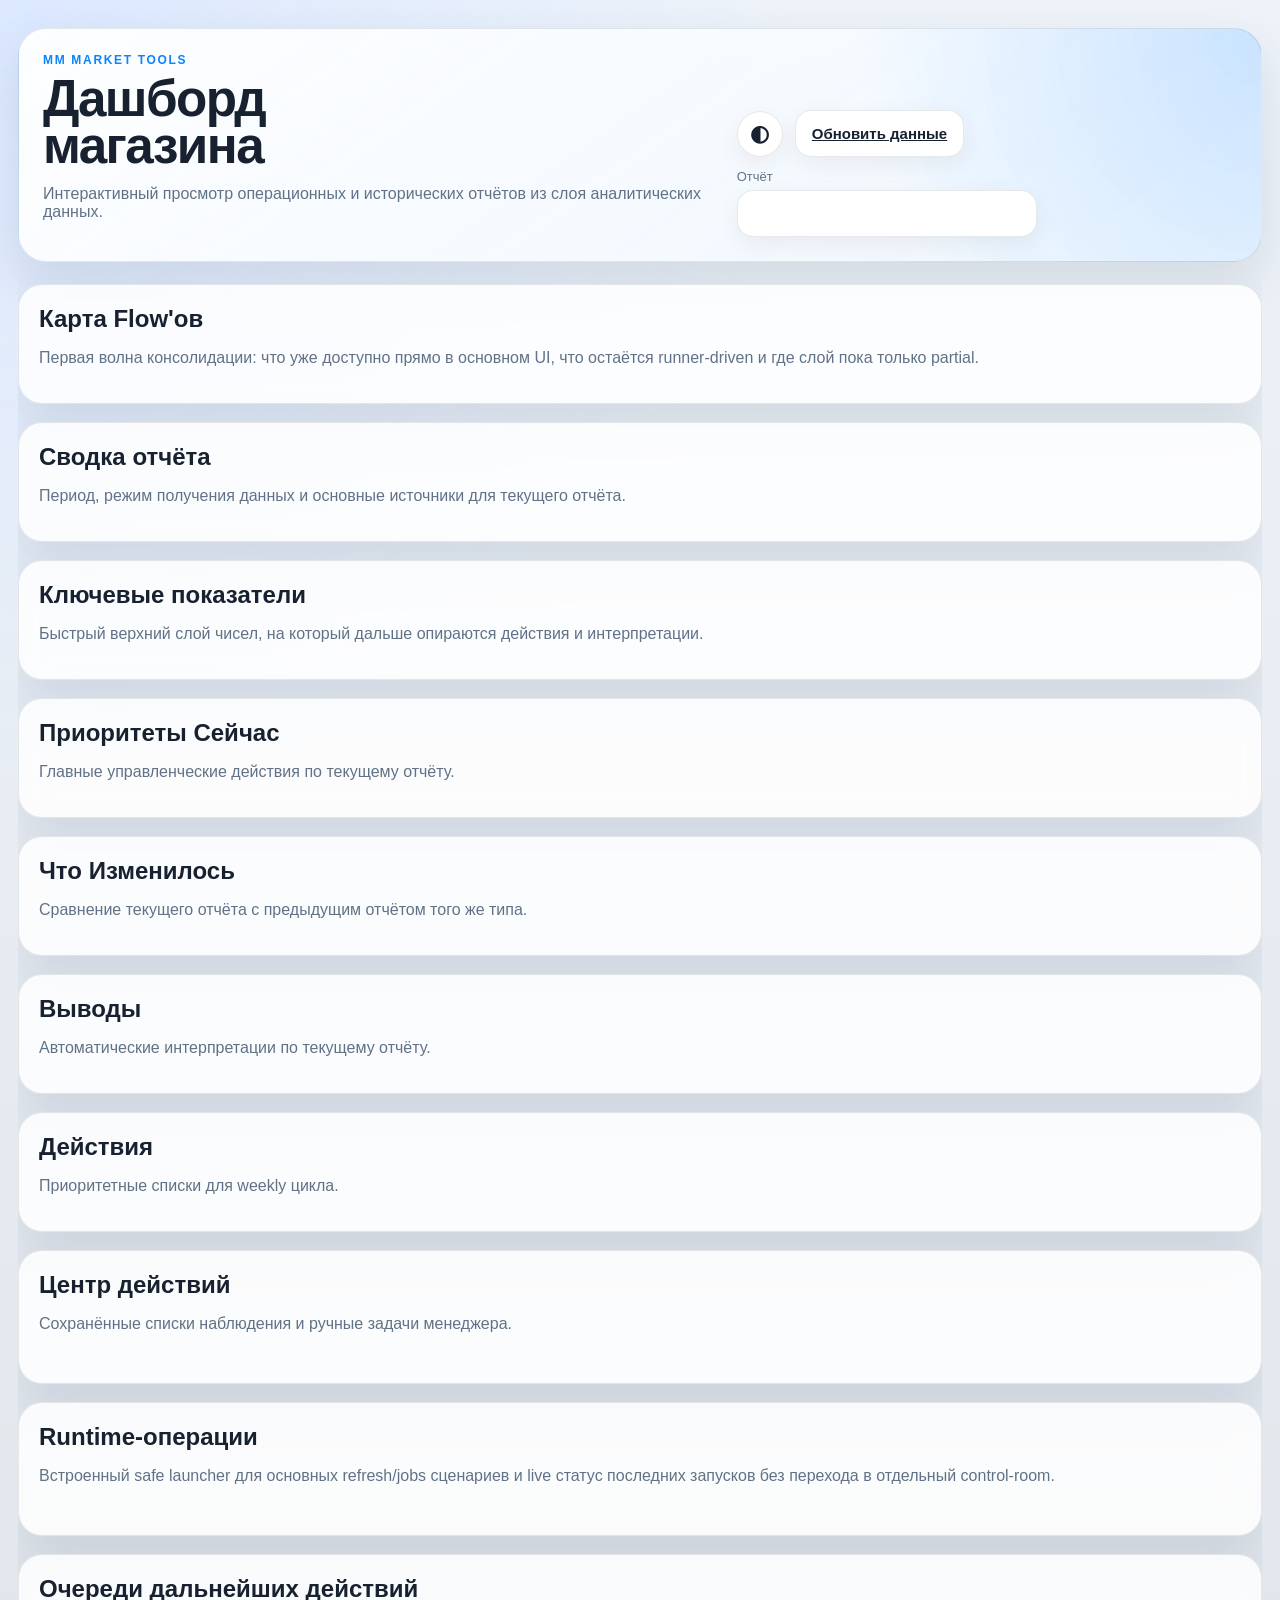
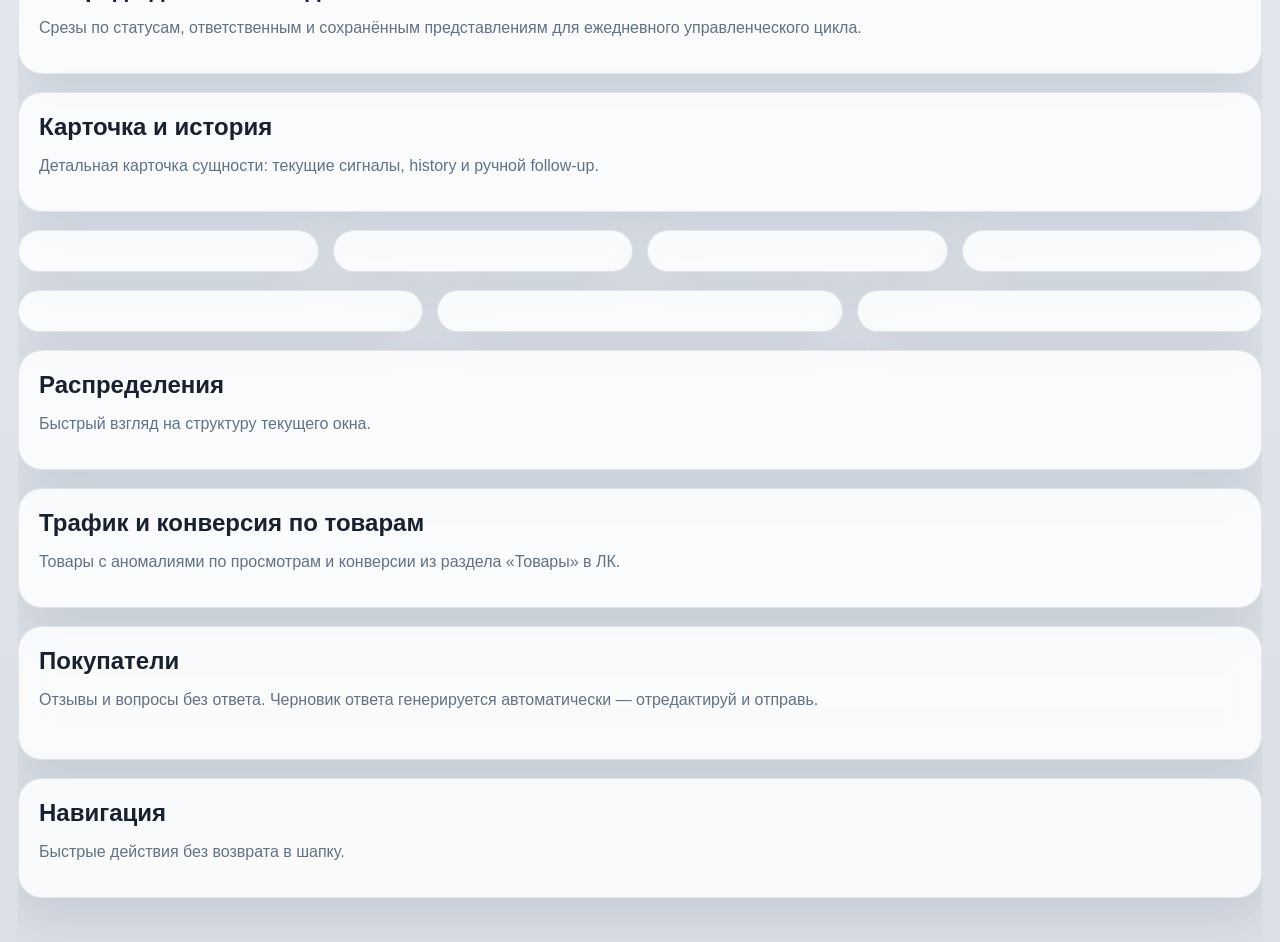
<file: ui/index.html>
<!doctype html>
<html lang="ru">
<head>
  <meta charset="utf-8">
  <meta name="viewport" content="width=device-width, initial-scale=1">
  <title>MM Market Tools Dashboard</title>
  <link rel="stylesheet" href="/ui/styles.css">
  <style>
    /* --- Entity-first navigation --- */
    .entity-title-row { display: flex; align-items: baseline; flex-wrap: wrap; gap: 8px; margin-bottom: 4px; }
    .entity-title-row h3 { margin: 0; flex: 1 1 auto; }
    .entity-position-badge { font-size: .75rem; font-variant-numeric: tabular-nums; padding: 2px 7px; border-radius: 10px; background: var(--color-border, #e0e0e0); color: var(--color-text-muted, #888); white-space: nowrap; }
    .entity-cross-badge   { font-size: .75rem; padding: 2px 7px; border-radius: 10px; background: var(--color-accent-soft, rgba(107,138,253,.15)); color: var(--color-accent, #6b8afd); white-space: nowrap; }
    .entity-info-note     { font-size: .8rem; color: var(--color-text-muted, #888); margin: 0 0 8px; }

    /* History sparkline */
    .entity-spark-row   { display: flex; align-items: flex-end; gap: 6px; margin-top: 10px; }
    .entity-spark-label { font-size: .75rem; color: var(--color-text-muted, #888); white-space: nowrap; }
    .entity-spark-value { font-size: .75rem; font-weight: 600; }
    .entity-spark-wrap  { display: flex; align-items: flex-end; gap: 2px; height: 28px; }
    .entity-spark-bar   { width: 6px; border-radius: 2px 2px 0 0; background: var(--color-accent, #6b8afd); opacity: .7; min-height: 3px; transition: opacity .15s; cursor: default; }
    .entity-spark-bar:hover { opacity: 1; }

    /* Keyboard shortcut hint in entity detail */
    .entity-key-hint { font-size: .72rem; color: var(--color-text-muted, #888); margin-top: 6px; }
    kbd { display: inline-block; padding: 1px 4px; border-radius: 3px; border: 1px solid var(--color-border,#ccc); font-size: .7rem; background: var(--color-surface, #f5f5f5); }

    /* --- Buyer reviews --- */
    .buyer-reviews-list { display: flex; flex-direction: column; gap: 16px; }
    .review-card { background: var(--color-surface, #fff); border: 1px solid var(--color-border, #e0e0e0); border-radius: 8px; padding: 16px; }
    .review-card[data-kind="question"] { border-left: 3px solid var(--color-accent, #6b8afd); }
    .review-card[data-kind="review"]   { border-left: 3px solid var(--color-warn, #f0a500); }
    .review-card[data-kind="review"][data-rating="5"],
    .review-card[data-kind="review"][data-rating="4"] { border-left-color: var(--color-good, #4caf50); }
    .review-card[data-kind="review"][data-rating="1"],
    .review-card[data-kind="review"][data-rating="2"] { border-left-color: var(--color-bad, #e53935); }
    .review-header { display: flex; align-items: baseline; gap: 10px; flex-wrap: wrap; margin-bottom: 6px; }
    .review-header h3 { margin: 0; font-size: .95rem; flex: 1 1 auto; }
    .review-stars { font-size: .85rem; letter-spacing: .1em; }
    .review-meta  { font-size: .75rem; color: var(--color-text-muted, #888); }
    .review-text  { margin: 8px 0 12px; line-height: 1.5; }
    .reply-editor { width: 100%; box-sizing: border-box; min-height: 80px; padding: 8px 10px; border: 1px solid var(--color-border, #e0e0e0); border-radius: 6px; font-size: .9rem; font-family: inherit; resize: vertical; background: var(--color-bg, #fafafa); color: var(--color-text, #111); }
    .reply-actions { display: flex; gap: 8px; flex-wrap: wrap; margin-top: 8px; align-items: center; }
    .reply-strategy { font-size: .72rem; color: var(--color-text-muted, #888); }
    .reply-sent-badge { font-size: .8rem; color: var(--color-good, #4caf50); font-weight: 600; }
    .reply-status-badge { display: inline-flex; align-items: center; padding: 3px 8px; border-radius: 999px; font-size: .72rem; font-weight: 700; text-transform: uppercase; letter-spacing: .04em; }
    .reply-status-draft { background: var(--color-warn-soft, rgba(240,165,0,.12)); color: var(--color-warn, #f0a500); }
    .reply-status-approved { background: var(--color-accent-soft, rgba(107,138,253,.15)); color: var(--color-accent, #6b8afd); }
    .reply-status-sent { background: rgba(76,175,80,.12); color: var(--color-good, #4caf50); }
    .reply-status-unsupported { background: rgba(229,57,53,.12); color: var(--color-bad, #e53935); }
    .reply-note { margin-top: 8px; font-size: .78rem; color: var(--color-text-muted, #888); line-height: 1.45; }
    .reply-existing { margin: 10px 0 12px; padding: 10px 12px; border-radius: 8px; background: var(--color-bg, #fafafa); border: 1px solid var(--color-border, #e0e0e0); }
    .reply-existing-label { display: block; margin-bottom: 6px; font-size: .72rem; font-weight: 700; text-transform: uppercase; letter-spacing: .04em; color: var(--color-text-muted, #888); }
  </style>
</head>
<body>
  <div class="page">
    <header class="hero">
      <div>
        <p class="eyebrow">MM Market Tools</p>
        <h1>Дашборд магазина</h1>
        <p class="subtitle" id="hero-subtitle">Интерактивный просмотр операционных и исторических отчётов из слоя аналитических данных.</p>
      </div>
      <div class="hero-actions">
        <button class="theme-toggle icon-toggle" id="theme-toggle" type="button" aria-label="Переключить тему">
          <span id="theme-toggle-label">◐</span>
        </button>
        <a class="theme-toggle compact-button" id="refresh-link-report-top" href="/refresh.html" style="display:none" title="Открыть refresh runner для этого отчёта">▶ Обновить</a>
        <a class="theme-toggle" id="refresh-link-top" href="/refresh.html">Обновить данные</a>
        <label class="field">
          <span id="report-select-label">Отчёт</span>
          <select id="report-select"></select>
        </label>
      </div>
    </header>

    <main class="layout">
      <section class="panel" id="flow-map-panel">
        <div class="panel-header">
          <h2>Карта Flow'ов</h2>
          <p>Первая волна консолидации: что уже доступно прямо в основном UI, что остаётся runner-driven и где слой пока только partial.</p>
        </div>
        <div class="compare-grid" id="flow-map-grid"></div>
      </section>

      <section class="panel meta-panel">
        <div class="panel-header">
          <h2>Сводка отчёта</h2>
          <p>Период, режим получения данных и основные источники для текущего отчёта.</p>
        </div>
        <div class="meta-grid" id="meta-grid"></div>
      </section>

      <section class="panel" id="kpi-panel">
        <div class="panel-header">
          <h2>Ключевые показатели</h2>
          <p>Быстрый верхний слой чисел, на который дальше опираются действия и интерпретации.</p>
        </div>
        <div class="kpi-grid" id="kpi-grid"></div>
      </section>

      <section class="panel" id="priority-panel">
        <div class="panel-header">
          <h2 id="priority-title">Приоритеты Сейчас</h2>
          <p id="priority-subtitle">Главные управленческие действия по текущему отчёту.</p>
        </div>
        <div class="compare-grid" id="priority-grid"></div>
      </section>

      <section class="panel" id="change-panel">
        <div class="panel-header">
          <h2>Что Изменилось</h2>
          <p>Сравнение текущего отчёта с предыдущим отчётом того же типа.</p>
        </div>
        <div class="insights-grid" id="change-grid"></div>
      </section>

      <section class="panel" id="insights-panel">
        <div class="panel-header">
          <h2 id="insights-title">Выводы</h2>
          <p id="insights-subtitle">Автоматические интерпретации по текущему отчёту.</p>
        </div>
        <div class="insights-grid" id="insights-grid"></div>
      </section>

      <section class="panel" id="compare-panel" hidden>
        <div class="panel-header">
          <h2>Сравнение Периодов</h2>
          <p>Год к году, с начала года и сдвиг к базе по long-range данным CubeJS.</p>
        </div>
        <div class="compare-grid" id="compare-grid"></div>
      </section>

      <section class="panel" id="actions-panel">
        <div class="panel-header">
          <h2 id="actions-title">Действия</h2>
          <p id="actions-subtitle">Приоритетные списки для weekly цикла.</p>
        </div>
        <div class="action-grid">
          <div id="action-reorder"></div>
          <div id="action-markdown"></div>
          <div id="action-protect"></div>
        </div>
      </section>

      <section class="panel" id="action-center-panel">
        <div class="panel-header">
          <h2>Центр действий</h2>
          <p>Сохранённые списки наблюдения и ручные задачи менеджера.</p>
        </div>
        <div class="action-center-toolbar" id="action-center-toolbar"></div>
        <div class="action-grid">
          <div id="watchlist-panel"></div>
          <div id="manual-actions-panel"></div>
          <div id="action-center-status-panel"></div>
        </div>
      </section>

      <section class="panel" id="runtime-ops-panel">
        <div class="panel-header">
          <h2 id="runtime-ops-title">Runtime-операции</h2>
          <p>Встроенный safe launcher для основных refresh/jobs сценариев и live статус последних запусков без перехода в отдельный control-room.</p>
        </div>
        <div class="action-center-toolbar" id="runtime-ops-toolbar"></div>
        <div class="action-grid">
          <div id="runtime-ops-status-panel"></div>
          <div id="runtime-ops-jobs-panel"></div>
          <div id="runtime-ops-runs-panel"></div>
        </div>
      </section>

      <section class="panel" id="manager-queues-panel">
        <div class="panel-header">
          <h2>Очереди дальнейших действий</h2>
          <p>Срезы по статусам, ответственным и сохранённым представлениям для ежедневного управленческого цикла.</p>
        </div>
        <div class="action-grid">
          <div id="queue-status-panel"></div>
          <div id="queue-owner-panel"></div>
          <div id="queue-view-panel"></div>
        </div>
      </section>

      <section class="panel" id="entity-detail-panel">
        <div class="panel-header">
          <h2>Карточка и история</h2>
          <p>Детальная карточка сущности: текущие сигналы, history и ручной follow-up.</p>
        </div>
        <div id="entity-detail-root" class="entity-detail-root"></div>
      </section>

      <section class="table-grid" id="tables-panel">
        <div class="panel" id="table-winners"></div>
        <div class="panel" id="table-profit"></div>
        <div class="panel" id="table-risk"></div>
        <div class="panel" id="table-stale"></div>
      </section>

      <section class="table-grid" id="family-panel">
        <div class="panel" id="family-winners"></div>
        <div class="panel" id="family-reorder"></div>
        <div class="panel" id="family-variants"></div>
      </section>

      <section class="panel" id="charts-panel">
        <div class="panel-header">
          <h2 id="charts-title">Распределения</h2>
          <p id="charts-subtitle">Быстрый взгляд на структуру текущего окна.</p>
        </div>
        <div class="chart-grid" id="chart-grid"></div>
      </section>

      <section class="panel" id="trend-panel" hidden>
        <div class="panel-header">
          <h2>История По Месяцам</h2>
          <p>Временной ряд для долгого анализа и сравнения периодов.</p>
        </div>
        <div id="trend-grid" class="trend-grid"></div>
      </section>

      <section class="panel" id="product-traffic-panel">
        <div class="panel-header">
          <h2>Трафик и конверсия по товарам</h2>
          <p>Товары с аномалиями по просмотрам и конверсии из раздела «Товары» в ЛК.</p>
        </div>
        <div class="action-grid">
          <div id="product-traffic-high-views"></div>
          <div id="product-traffic-zero-views"></div>
        </div>
      </section>

      <section class="panel" id="buyer-reviews-panel">
        <div class="panel-header">
          <h2 id="buyer-reviews-title">Покупатели</h2>
          <p>Отзывы и вопросы без ответа. Черновик ответа генерируется автоматически — отредактируй и отправь.</p>
        </div>
        <div class="action-center-toolbar" id="buyer-reviews-toolbar"></div>
        <div id="buyer-reviews-list" class="buyer-reviews-list"></div>
      </section>

      <section class="panel utility-panel">
        <div class="panel-header">
          <h2>Навигация</h2>
          <p>Быстрые действия без возврата в шапку.</p>
        </div>
        <div class="hero-actions utility-actions">
          <a class="theme-toggle compact-button" id="refresh-link-report" href="/refresh.html" style="display:none">▶ Обновить этот отчёт</a>
          <a class
</file>
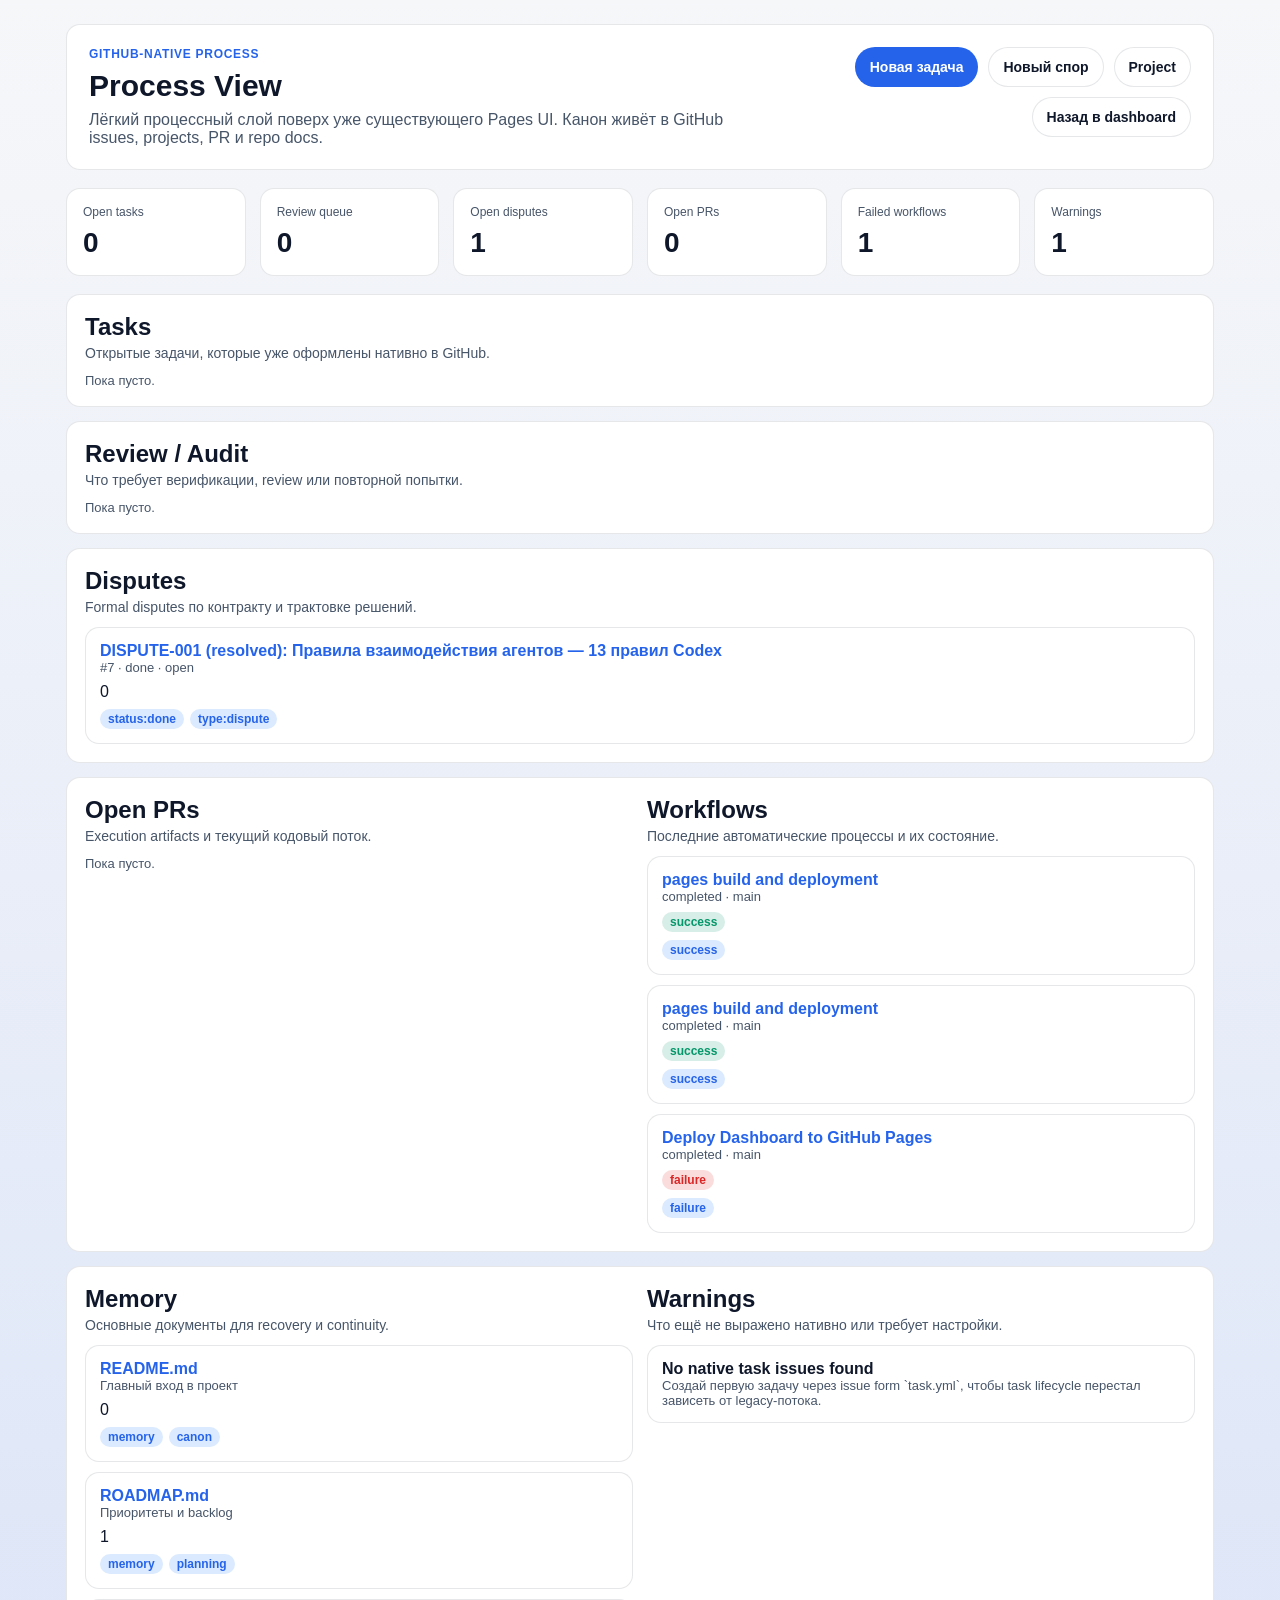
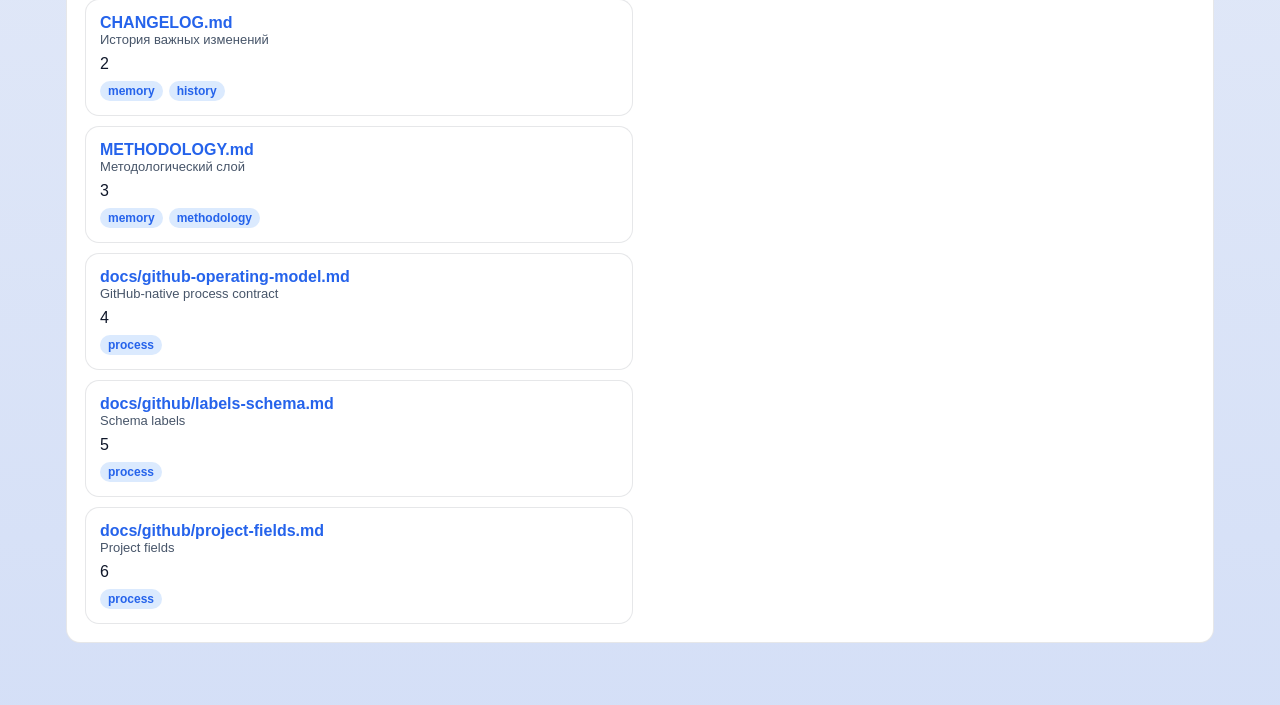
<file: docs/process.html>
<!DOCTYPE html>
<html lang="ru">
<head>
  <meta charset="UTF-8">
  <meta name="viewport" content="width=device-width, initial-scale=1.0">
  <title>MM Market Tools · Process View</title>
  <link rel="stylesheet" href="./process.css">
</head>
<body>
  <main class="page">
    <header class="hero">
      <div>
        <p class="eyebrow">GitHub-native process</p>
        <h1>Process View</h1>
        <p class="sub">Лёгкий процессный слой поверх уже существующего Pages UI. Канон живёт в GitHub issues, projects, PR и repo docs.</p>
      </div>
      <div class="hero-actions">
        <a class="button primary" id="new-task-link" href="#">Новая задача</a>
        <a class="button" id="new-dispute-link" href="#">Новый спор</a>
        <a class="button" id="project-link" href="#">Project</a>
        <a class="button" href="./index.html">Назад в dashboard</a>
      </div>
    </header>

    <section class="summary-grid" id="summary-grid"></section>

    <section class="panel">
      <div class="panel-head">
        <h2>Tasks</h2>
        <p>Открытые задачи, которые уже оформлены нативно в GitHub.</p>
      </div>
      <div id="tasks-list" class="stack"></div>
    </section>

    <section class="panel">
      <div class="panel-head">
        <h2>Review / Audit</h2>
        <p>Что требует верификации, review или повторной попытки.</p>
      </div>
      <div id="audit-list" class="stack"></div>
    </section>

    <section class="panel">
      <div class="panel-head">
        <h2>Disputes</h2>
        <p>Formal disputes по контракту и трактовке решений.</p>
      </div>
      <div id="disputes-list" class="stack"></div>
    </section>

    <section class="panel two-col">
      <div>
        <div class="panel-head">
          <h2>Open PRs</h2>
          <p>Execution artifacts и текущий кодовый поток.</p>
        </div>
        <div id="prs-list" class="stack"></div>
      </div>
      <div>
        <div class="panel-head">
          <h2>Workflows</h2>
          <p>Последние автоматические процессы и их состояние.</p>
        </div>
        <div id="workflows-list" class="stack"></div>
      </div>
    </section>

    <section class="panel two-col">
      <div>
        <div class="panel-head">
          <h2>Memory</h2>
          <p>Основные документы для recovery и continuity.</p>
        </div>
        <div id="memory-list" class="stack"></div>
      </div>
      <div>
        <div class="panel-head">
          <h2>Warnings</h2>
          <p>Что ещё не выражено нативно или требует настройки.</p>
        </div>
        <div id="warnings-list" class="stack"></div>
      </div>
    </section>
  </main>
  <script src="./process.js"></script>
</body>
</html>
</file>
<file: ui/styles.css>
:root {
  color-scheme: light;
  --bg: #eef3f9;
  --bg-accent: #dbe8ff;
  --surface: rgba(255, 255, 255, 0.84);
  --surface-strong: #ffffff;
  --surface-muted: rgba(245, 249, 255, 0.92);
  --ink: #17212f;
  --muted: #617286;
  --line: rgba(23, 33, 47, 0.1);
  --accent: #0a84ff;
  --accent-soft: rgba(10, 132, 255, 0.14);
  --good: #14804a;
  --warn: #ad7a00;
  --bad: #c43d3d;
  --shadow: 0 18px 46px rgba(31, 55, 88, 0.12);
  --hero-bg:
    radial-gradient(circle at top right, rgba(10, 132, 255, 0.18), transparent 32%),
    linear-gradient(145deg, rgba(255, 255, 255, 0.92), rgba(240, 247, 255, 0.88));
  --card-bg: linear-gradient(180deg, rgba(255, 255, 255, 0.92), rgba(246, 250, 255, 0.78));
  --font-ui: "Segoe UI", "Noto Sans", sans-serif;
}

body[data-theme="dark"] {
  color-scheme: dark;
  --bg: #0b1220;
  --bg-accent: #13233d;
  --surface: rgba(18, 28, 45, 0.82);
  --surface-strong: rgba(19, 31, 51, 0.98);
  --surface-muted: rgba(22, 35, 57, 0.96);
  --ink: #edf3ff;
  --muted: #9db1cc;
  --line: rgba(216, 230, 255, 0.09);
  --accent: #4aa3ff;
  --accent-soft: rgba(74, 163, 255, 0.18);
  --good: #4ecb83;
  --warn: #ffbf47;
  --bad: #ff6d6d;
  --shadow: 0 18px 46px rgba(0, 0, 0, 0.35);
  --hero-bg:
    radial-gradient(circle at top right, rgba(74, 163, 255, 0.2), transparent 34%),
    linear-gradient(145deg, rgba(18, 28, 45, 0.95), rgba(14, 20, 33, 0.95));
  --card-bg: linear-gradient(180deg, rgba(23, 36, 58, 0.95), rgba(18, 28, 45, 0.9));
}

* {
  box-sizing: border-box;
}

html {
  background: var(--bg);
  overflow-x: hidden;
}

body {
  margin: 0;
  font-family: var(--font-ui);
  color: var(--ink);
  background:
    radial-gradient(circle at top left, var(--bg-accent), transparent 28%),
    linear-gradient(180deg, var(--bg) 0%, color-mix(in srgb, var(--bg) 92%, black 8%) 100%);
  transition: background 180ms ease, color 180ms ease;
  overflow-x: hidden;
}

.page {
  max-width: 1440px;
  margin: 0 auto;
  padding: 28px 18px 44px;
}

.hero {
  display: flex;
  justify-content: space-between;
  gap: 24px;
  align-items: end;
  padding: 24px;
  border: 1px solid var(--line);
  border-radius: 28px;
  background: var(--hero-bg);
  box-shadow: var(--shadow);
  backdrop-filter: blur(16px);
}

.eyebrow {
  margin: 0 0 8px;
  color: var(--accent);
  text-transform: uppercase;
  letter-spacing: 0.14em;
  font-size: 12px;
  font-weight: 700;
}

h1, h2, h3 {
  margin: 0;
  font-weight: 700;
}

.panel-header h2,
.job-card-header h3 {
  display: inline-flex;
  align-items: center;
  gap: 8px;
  min-width: 0;
}

h1 {
  font-size: clamp(34px, 4vw, 54px);
  line-height: 0.92;
  max-width: 10ch;
  letter-spacing: -0.03em;
}

.subtitle, .panel-header p, .meta-item span, .kpi-card p, .list-card p, .empty-state {
  color: var(--muted);
}

.label-row,
.heading-with-info {
  display: flex;
  align-items: center;
  gap: 8px;
}

.value-row {
  display: flex;
  align-items: center;
  gap: 8px;
  margin-top: 8px;
}

.label-row {
  justify-content: space-between;
}

.heading-with-info {
  justify-content: flex-start;
}

.info-wrap {
  position: relative;
  display: inline-flex;
  align-items: center;
  flex: 0 0 auto;
}

.info-icon {
  width: 22px;
  height: 22px;
  min-width: 22px;
  border-radius: 999px;
  border: 1px solid var(--line);
  background: var(--surface-strong);
  color: var(--muted);
  font: inherit;
  font-size: 12px;
  font-weight: 700;
  cursor: pointer;
}

.info-overlay {
  position: absolute;
  z-index: 10000;
  width: min(360px, calc(100vw - 24px));
}

.info-overlay-body {
  padding: 10px 12px;
  border-radius: 14px;
  border: 1px solid var(--line);
  background: var(--surface-strong);
  color: var(--ink);
  box-shadow: var(--shadow);
  max-height: min(40vh, 320px);
  overflow: auto;
}

.info-overlay-text {
  font-size: 12px;
  line-height: 1.45;
  white-space: pre-wrap;
}

.empty-state {
  font-size: 14px;
}

.hero-actions {
  display: flex;
  gap: 12px;
  align-items: end;
  flex-wrap: wrap;
}

.floating-top-button {
  position: fixed;
  right: 22px;
  bottom: 22px;
  width: 48px;
  height: 48px;
  min-width: 0;
  padding: 0;
  border-radius: 999px;
  display: inline-flex;
  align-items: center;
  justify-content: center;
  z-index: 3500;
  opacity: 0;
  pointer-events: none;
  transform: translateY(12px);
  transition: opacity 140ms ease, transform 140ms ease;
}

.floating-top-button.visible {
  opacity: 1;
  pointer-events: auto;
  transform: translateY(0);
}

.utility-panel {
  position: relative;
}

.utility-actions {
  align-items: end;
}

.utility-field {
  min-width: 320px;
}

.field {
  display: grid;
  gap: 6px;
  min-width: 300px;
}

.field span {
  font-size: 13px;
  color: var(--muted);
}

select,
.theme-toggle {
  appearance: none;
  border: 1px solid var(--line);
  border-radius: 16px;
  padding: 14px 16px;
  font-size: 15px;
  background: var(--surface-strong);
  color: var(--ink);
  box-shadow: 0 8px 24px rgba(0, 0, 0, 0.06);
}

.theme-toggle {
  cursor: pointer;
  min-width: 140px;
  font-weight: 600;
}

.icon-toggle {
  min-width: 46px;
  width: 46px;
  height: 46px;
  padding: 0;
  display: inline-flex;
  align-items: center;
  justify-content: center;
  font-size: 22px;
  overflow: hidden;
  flex: 0 0 46px;
  border-radius: 999px;
}

.icon-toggle span {
  line-height: 1;
  display: inline-flex;
  align-items: center;
  justify-content: center;
  width: 100%;
}

.compact-button {
  min-width: 0;
  padding: 10px 12px;
  font-size: 14px;
  text-decoration: none;
}

.layout {
  display: grid;
  gap: 18px;
  margin-top: 22px;
  overflow-x: clip;
}

.panel {
  position: relative;
  background: var(--surface);
  border: 1px solid var(--line);
  border-radius: 24px;
  padding: 20px;
  box-shadow: var(--shadow);
  backdrop-filter: blur(14px);
  overflow: visible;
}

.runner-control-panel {
  position: sticky;
  top: 12px;
  z-index: 40;
}

.meta-grid, .kpi-grid, .action-grid, .table-grid, .chart-grid, .compare-grid, .trend-grid, .insights-grid, .jobs-grid, .job-form-grid {
  display: grid;
  gap: 14px;
}

.entity-detail-root {
  display: grid;
  gap: 14px;
}

.entity-detail-grid {
  display: grid;
  gap: 14px;
  grid-template-columns: repeat(auto-fit, minmax(280px, 1fr));
}

.entity-history-list {
  display: grid;
  gap: 12px;
}

.detail-nav-card {
  position: sticky;
  bottom: 12px;
  z-index: 12;
  box-shadow: 0 18px 36px rgba(12, 22, 38, 0.12);
}

.history-row {
  display: grid;
  gap: 6px;
  padding: 14px;
  border: 1px solid var(--line);
  border-radius: 18px;
  background: var(--surface-muted);
}

.history-row strong {
  font-size: 14px;
}

.jobs-grid {
  grid-template-columns: repeat(auto-fit, minmax(280px, 1fr));
}

.meta-grid {
  grid-template-columns: repeat(auto-fit, minmax(180px, 1fr));
}

.meta-item,
.kpi-card,
.list-card,
.table-card,
.chart-card,
.compare-card,
.sparkline-card,
.job-card {
  background: var(--card-bg);
  border: 1px solid var(--line);
  box-shadow: inset 0 1px 0 rgba(255, 255, 255, 0.04);
}

.meta-item {
  padding: 14px 16px;
  border-radius: 18px;
}

.job-card {
  padding: 16px;
  border-radius: 20px;
}

.job-group {
  display: grid;
  gap: 14px;
}

.job-group + .job-group {
  margin-top: 8px;
}

.job-group-header {
  display: flex;
  align-items: center;
  justify-content: space-between;
  gap: 12px;
}

.job-group-title {
  display: inline-flex;
  align-items: center;
  gap: 8px;
}

.job-primary-actions {
  display: flex;
  flex-wrap: wrap;
  gap: 10px;
}

.job-card-header,
.job-form-grid,
.job-actions,
.job-badges,
.action-center-toolbar,
.inline-form {
  display: flex;
  gap: 10px;
}

.action-with-info {
  display: inline-flex;
  align-items: center;
  gap: 8px;
}

.action-center-toolbar,
.inline-form {
  flex-wrap: wrap;
  align-items: center;
  margin-bottom: 14px;
}

#manager-queues-panel .compact-list li {
  align-items: center;
}

.inline-input,
.inline-select {
  appearance: none;
  border: 1px solid var(--line);
  border-radius: 12px;
  padding: 10px 12px;
  font: inherit;
  font-size: 14px;
  background: var(--surface-strong);
  color: var(--ink);
}

.saved-view-list {
  display: flex;
  flex-wrap: wrap;
  gap: 8px;
  margin-top: 12px;
}

.job-card-header {
  justify-content: space-between;
  align-items: center;
  margin-bottom: 10px;
}

.job-form-grid {
  display: grid;
  grid-template-columns: repeat(auto-fit, minmax(180px, 1fr));
  margin: 14px 0;
}

.job-card-text {
  color: var(--muted);
  font-size: 14px;
  line-height: 1.45;
}

.artifact-list,
.list-item-main {
  display: flex;
  flex-direction: column;
  gap: 4px;
}

.entity-actions {
  display: flex;
  gap: 6px;
  flex-wrap: wrap;
  justify-content: flex-end;
}

.mini-action-button {
  appearance: none;
  border: 1px solid var(--line);
  border-radius: 12px;
  padding: 6px 10px;
  background: var(--surface-strong);
  color: var(--ink);
  font: inherit;
  font-size: 12px;
  font-weight: 600;
  cursor: pointer;
}

.mini-action-button.primary {
  background: var(--accent-soft);
  color: var(--accent);
}

.mini-action-button.secondary {
  color: var(--muted);
}

.badge {
  display: inline-flex;
  align-items: center;
  padding: 6px 10px;
  border-radius: 999px;
  font-size: 12px;
  font-weight: 700;
  border: 1px solid var(--line);
  background: var(--surface-strong);
}

.badge-online,
.badge-running {
  color: var(--accent);
  background: var(--accent-soft);
}

.badge-offline,
.badge-succeeded {
  color: var(--good);
  background: color-mix(in srgb, var(--good) 16%, transparent);
}

.badge-failed {
  color: var(--bad);
  background: color-mix(in srgb, var(--bad) 16%, transparent);
}

.log-panel {
  min-height: 240px;
  max-height: 540px;
  overflow: auto;
  margin: 0;
  padding: 16px;
  border-radius: 18px;
  border: 1px solid var(--line);
  background: color-mix(in srgb, var(--surface-strong) 78%, black 22%);
  color: #dce7fb;
  font: 12px/1.5 "Consolas", "SFMono-Regular", monospace;
  white-space: pre-wrap;
}

.meta-item span, .meta-item strong {
  display: block;
}

.meta-item,
.kpi-card,
.list-card,
.table-card,
.chart-card,
.compare-card,
.sparkline-card,
.job-card,
.history-row,
.priority-card,
.insight-card {
  min-width: 0;
}

.meta-item strong {
  font-size: 18px;
  overflow-wrap: anywhere;
  word-break: break-word;
}

.abc-example-zone {
  display: grid;
  gap: 10px;
  padding-top: 12px;
  border-top: 1px solid var(--line);
  margin-top: 12px;
}

.kpi-grid {
  grid-template-columns: repeat(auto-fit, minmax(180px, 1fr));
}

.compare-grid {
  grid-template-columns: repeat(auto-fit, minmax(230px, 1fr));
}

.flow-card {
  display: grid;
  gap: 12px;
}

.flow-card-header {
  display: flex;
  align-items: flex-start;
  justify-content: space-between;
  gap: 10px;
}

.flow-card-title {
  font-size: 18px;
  line-height: 1.1;
}

.flow-card-subtitle,
.flow-card-meta {
  color: var(--muted);
  font-size: 13px;
  line-height: 1.5;
}

.flow-card-meta {
  display: grid;
  gap: 6px;
}

.flow-card-actions {
  display: flex;
  flex-wrap: wrap;
  gap: 8px;
}

.badge-available {
  color: var(--good);
  background: color-mix(in srgb, var(--good) 16%, transparent);
}

.badge-partial {
  color: var(--warn);
  background: color-mix(in srgb, var(--warn) 18%, transparent);
}

.badge-runner {
  color: var(--accent);
  background: var(--accent-soft);
}

.insights-grid {
  grid-template-columns: repeat(auto-fit, minmax(260px, 1fr));
}

.kpi-card {
  padding: 18px;
  border-radius: 22px;
}

.kpi-card strong {
  display: block;
  margin-top: 8px;
  font-size: 34px;
  letter-spacing: -0.03em;
}

.action-grid, .table-grid {
  grid-template-columns: repeat(auto-fit, minmax(280px, 1fr));
}

.list-card, .table-card, .chart-card, .compare-card, .sparkline-card {
  border-radius: 22px;
  padding: 18px;
}

.insight-card,
.list-card, .table-card, .chart-card, .compare-card, .sparkline-card {
  border-radius: 22px;
  padding: 18px;
}

.list-card ul, .mini-table, .bars {
  margin: 14px 0 0;
}

.compact-list {
  list-style: none;
  padding: 0;
}

.compact-list li {
  display: flex;
  justify-content: space-between;
  align-items: flex-start;
  gap: 12px;
  padding: 10px 0;
  border-top: 1px solid var(--line);
}

.compact-list li:first-child {
  border-top: 0;
  padding-top: 0;
}

.compact-list strong {
  display: block;
  font-size: 14px;
  margin-bottom: 4px;
  overflow-wrap: anywhere;
  word-break: break-word;
}

.compact-list span,
.mini-row span,
.spark-bar span {
  display: block;
  color: var(--muted);
  font-size: 13px;
  overflow-wrap: anywhere;
  word-break: break-word;
}

.mini-row strong,
.history-row strong,
.panel h3,
.panel p,
.meta-item span,
.value-row,
.label-row {
  min-width: 0;
  overflow-wrap: anywhere;
  word-break: break-word;
}

.panel-pulse {
  animation: panel-pulse 1.2s ease;
}

@keyframes panel-pulse {
  0% {
    box-shadow: var(--shadow);
    border-color: var(--line);
  }
  35% {
    box-shadow: 0 0 0 4px var(--accent-soft), var(--shadow);
    border-color: var(--accent);
  }
  100% {
    box-shadow: var(--shadow);
    border-color: var(--line);
  }
}

.mini-table {
  display: grid;
  gap: 10px;
}

.mini-row {
  display: flex;
  justify-content: space-between;
  align-items: flex-start;
  gap: 12px;
  padding-top: 10px;
  border-top: 1px solid var(--line);
}

.mini-row:first-child {
  border-top: 0;
  padding-top: 0;
}

.mini-row strong {
  font-size: 14px;
}

.artifact-list {
  margin-top: 8px;
}

.artifact-list a {
  color: var(--accent);
  text-decoration: none;
  word-break: break-word;
}

.artifact-list a:hover {
  text-decoration: underline;
}

.bars {
  display: grid;
  gap: 10px;
}

.bar-row {
  display: grid;
  grid-template-columns: 90px 1fr auto;
  gap: 10px;
  align-items: center;
}

.bar-track {
  height: 12px;
  border-radius: 999px;
  background: rgba(127, 140, 166, 0.18);
  overflow: hidden;
}

.bar-fill {
  height: 100%;
  border-radius: 999px;
  background: linear-gradient(90deg, color-mix(in srgb, var(--accent) 65%, white 35%), var(--accent));
}

.badge {
  display: inline-flex;
  align-items: center;
  padding: 6px 10px;
  border-radius: 999px;
  font-size: 12px;
  background: var(--accent-soft);
  color: var(--accent);
  font-weight: 700;
}

.insight-card {
  background: var(--card-bg);
  border: 1px solid var(--line);
  box-shadow: inset 0 1px 0 rgba(255, 255, 255, 0.04);
}

.insight-card h3 {
  font-size: 16px;
}

.insight-card p {
  margin: 10px 0 0;
  color: var(--muted);
  line-height: 1.5;
}

.insight-card[data-tone="good"] {
  outline: 1px solid color-mix(in srgb, var(--good) 24%, transparent);
}

.insight-card[data-tone="warn"] {
  outline: 1px solid color-mix(in srgb, var(--warn) 24%, transparent);
}

.insight-card[data-tone="bad"] {
  outline: 1px solid color-mix(in srgb, var(--bad) 24%, transparent);
}

.artifact-summary-card {
  align-self: stretch;
}

.priority-card[data-tone="good"] {
  outline: 1px solid color-mix(in srgb, var(--good) 24%, transparent);
}

.priority-card[data-tone="warn"] {
  outline: 1px solid color-mix(in srgb, var(--warn) 24%, transparent);
}

.priority-card[data-tone="bad"] {
  outline: 1px solid color-mix(in srgb, var(--bad) 24%, transparent);
}

.priority-card strong {
  display: block;
  margin-top: 12px;
  font-size: 30px;
  letter-spacing: -0.03em;
}

.priority-card p {
  margin: 8px 0 0;
  color: var(--muted);
  line-height: 1.45;
}

.compare-card strong {
  display: block;
  margin-top: 12px;
  font-size: 28px;
  letter-spacing: -0.03em;
}

.abc-explainer {
  margin: 10px 0 0;
  color: var(--muted);
  line-height: 1.5;
}

.abc-grid {
  display: grid;
  grid-template-columns: repeat(auto-fit, minmax(140px, 1fr));
  gap: 10px;
  margin-top: 14px;
}

.abc-cell {
  padding: 14px;
  border-radius: 16px;
  border: 1px solid var(--line);
  background: color-mix(in srgb, var(--surface-strong) 84%, transparent);
}

.abc-cell strong {
  display: block;
  font-size: 20px;
  margin-bottom: 6px;
}

.abc-cell span {
  display: block;
  color: var(--muted);
  font-size: 13px;
  line-height: 1.45;
}

.abc-a {
  outline: 1px solid color-mix(in srgb, var(--good) 22%, transparent);
}

.abc-b {
  outline: 1px solid color-mix(in srgb, var(--warn) 22%, transparent);
}

.abc-c {
  outline: 1px solid color-mix(in srgb, var(--bad) 18%, transparent);
}

.abc-notes {
  display: grid;
  gap: 8px;
  margin-top: 14px;
}

.abc-notes p {
  margin: 0;
  color: var(--muted);
  font-size: 13px;
  line-height: 1.45;
}

.compare-card p {
  margin: 6px 0 0;
  color: var(--muted);
  font-size: 13px;
}

.delta {
  display: inline-flex;
  align-items: center;
  margin-top: 12px;
  padding: 7px 10px;
  border-radius: 999px;
  font-size: 13px;
  font-weight: 700;
}

.delta.good {
  color: var(--good);
  background: color-mix(in srgb, var(--good) 14%, transparent);
}

.delta.warn {
  color: var(--warn);
  background: color-mix(in srgb, var(--warn) 14%, transparent);
}

.delta.bad {
  color: var(--bad);
  background: color-mix(in srgb, var(--bad) 14%, transparent);
}

.delta.neutral {
  background: rgba(127, 140, 166, 0.14);
  color: var(--muted);
}

.trend-grid {
  grid-template-columns: 1fr;
}

.sparkline {
  display: grid;
  grid-auto-flow: column;
  gap: 10px;
  align-items: end;
  min-height: 220px;
  margin-top: 18px;
  overflow-x: auto;
  padding-bottom: 8px;
}

.spark-bar {
  min-width: 58px;
  display: grid;
  gap: 8px;
  justify-items: center;
}

.spark-column {
  width: 100%;
  min-height: 10px;
  border-radius: 16px 16px 6px 6px;
  background: linear-gradient(180deg, color-mix(in srgb, var(--accent) 55%, white 45%), var(--accent));
}

@media (max-width: 780px) {
  .hero {
    align-items: start;
    flex-direction: column;
  }

  .hero-actions,
  .field {
    width: 100%;
  }

  .utility-field {
    min-width: 100%;
  }

  .theme-toggle {
    width: 100%;
  }

  .icon-toggle {
    width: 48px;
  }
}
</file>
<file: docs/process.css>
:root {
  color-scheme: light dark;
  --bg: #f6f7f9;
  --surface: #ffffff;
  --surface-soft: #eef2ff;
  --border: rgba(15, 23, 42, 0.10);
  --text: #0f172a;
  --text-soft: #475569;
  --accent: #2563eb;
  --accent-soft: #dbeafe;
  --ok: #059669;
  --warn: #d97706;
  --danger: #dc2626;
  --radius: 14px;
}

@media (prefers-color-scheme: dark) {
  :root {
    --bg: #0f172a;
    --surface: #111827;
    --surface-soft: #172554;
    --border: rgba(255, 255, 255, 0.10);
    --text: #e5eefc;
    --text-soft: #94a3b8;
    --accent: #60a5fa;
    --accent-soft: rgba(96, 165, 250, 0.12);
    --ok: #34d399;
    --warn: #fbbf24;
    --danger: #f87171;
  }
}

* { box-sizing: border-box; }
body {
  margin: 0;
  font-family: -apple-system, BlinkMacSystemFont, "Segoe UI", sans-serif;
  background: linear-gradient(180deg, var(--bg), color-mix(in srgb, var(--bg) 84%, var(--accent) 16%));
  color: var(--text);
}

.page {
  max-width: 1180px;
  margin: 0 auto;
  padding: 24px 16px 48px;
}

.hero,
.panel,
.summary-card,
.item {
  background: var(--surface);
  border: 1px solid var(--border);
  border-radius: var(--radius);
}

.hero {
  display: flex;
  justify-content: space-between;
  gap: 16px;
  padding: 22px;
  margin-bottom: 18px;
}

.eyebrow {
  margin: 0 0 8px;
  color: var(--accent);
  font-size: 12px;
  font-weight: 700;
  text-transform: uppercase;
  letter-spacing: 0.06em;
}

h1, h2, p { margin: 0; }
h1 { font-size: 30px; margin-bottom: 8px; }
.sub { color: var(--text-soft); max-width: 720px; }

.hero-actions {
  display: flex;
  gap: 10px;
  flex-wrap: wrap;
  align-content: flex-start;
  justify-content: flex-end;
}

.button {
  display: inline-flex;
  align-items: center;
  justify-content: center;
  min-height: 40px;
  padding: 0 14px;
  border-radius: 999px;
  border: 1px solid var(--border);
  text-decoration: none;
  color: var(--text);
  background: var(--surface);
  font-size: 14px;
  font-weight: 600;
}

.button.primary {
  border-color: transparent;
  color: white;
  background: var(--accent);
}

.summary-grid,
.two-col {
  display: grid;
  gap: 14px;
}

.summary-grid {
  grid-template-columns: repeat(auto-fit, minmax(170px, 1fr));
  margin-bottom: 18px;
}

.summary-card {
  padding: 16px;
}

.summary-card .label {
  font-size: 12px;
  color: var(--text-soft);
  margin-bottom: 8px;
}

.summary-card .value {
  font-size: 28px;
  font-weight: 700;
}

.panel {
  padding: 18px;
  margin-bottom: 14px;
}

.panel-head {
  margin-bottom: 12px;
}

.panel-head p {
  margin-top: 4px;
  color: var(--text-soft);
  font-size: 14px;
}

.two-col {
  grid-template-columns: repeat(2, minmax(0, 1fr));
}

.stack {
  display: grid;
  gap: 10px;
}

.item {
  padding: 14px;
}

.item-top {
  display: flex;
  justify-content: space-between;
  gap: 10px;
  margin-bottom: 8px;
}

.item-title {
  font-size: 16px;
  font-weight: 700;
}

.item-meta,
.empty {
  color: var(--text-soft);
  font-size: 13px;
}

.chips {
  display: flex;
  gap: 6px;
  flex-wrap: wrap;
  margin-top: 8px;
}

.chip {
  padding: 3px 8px;
  border-radius: 999px;
  background: var(--accent-soft);
  color: var(--accent);
  font-size: 12px;
  font-weight: 700;
}

.chip.ok { background: color-mix(in srgb, var(--ok) 16%, transparent); color: var(--ok); }
.chip.warn { background: color-mix(in srgb, var(--warn) 16%, transparent); color: var(--warn); }
.chip.danger { background: color-mix(in srgb, var(--danger) 16%, transparent); color: var(--danger); }

.item a {
  color: var(--accent);
  text-decoration: none;
}

@media (max-width: 860px) {
  .hero,
  .two-col {
    grid-template-columns: 1fr;
    display: grid;
  }
}
</file>
